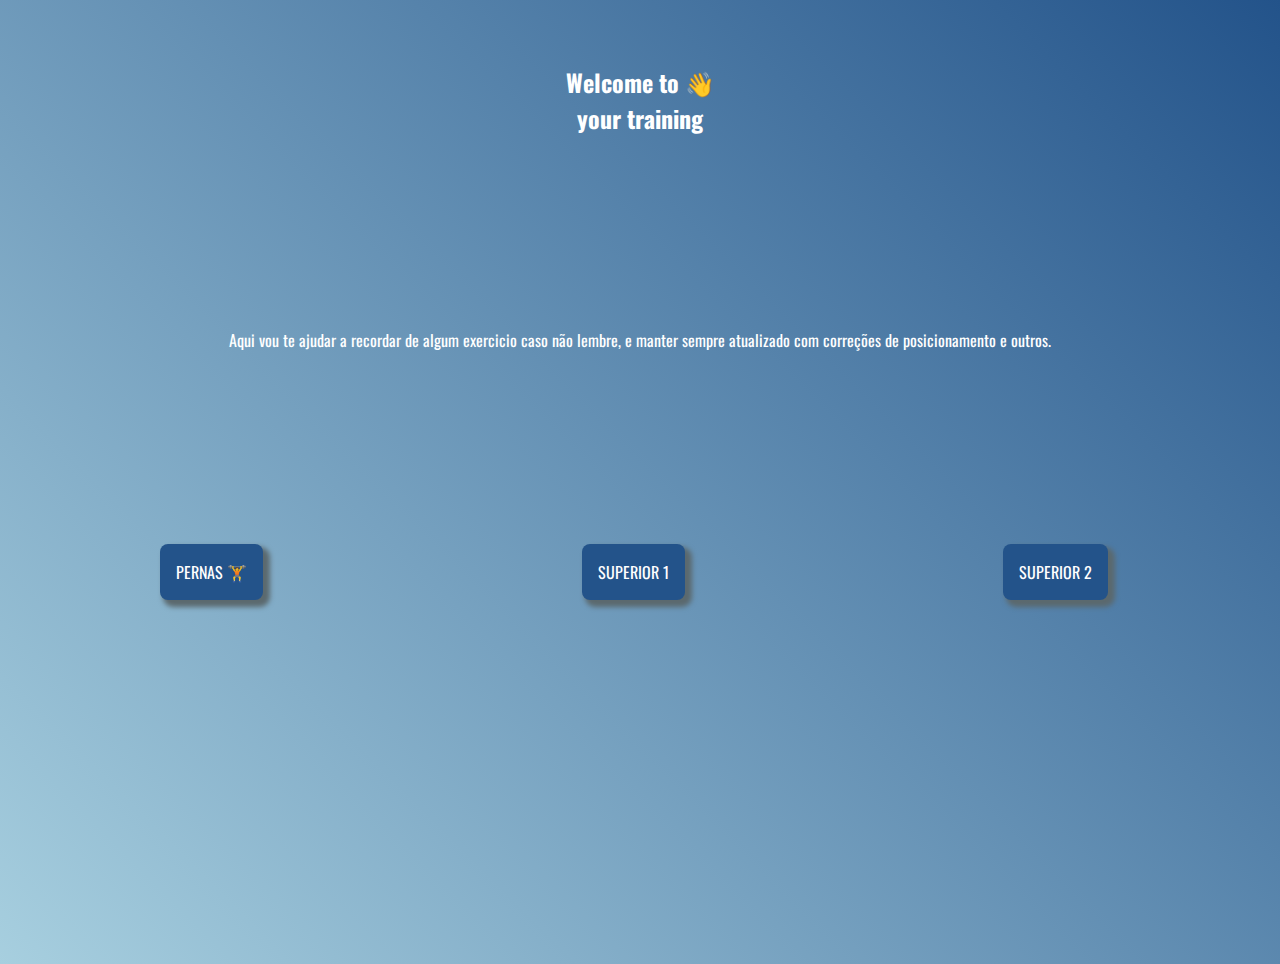
<file: index.html>
<!DOCTYPE html>
<html lang="en">

<head>
  <meta charset="UTF-8">
  <meta http-equiv="X-UA-Compatible" content="IE=edge">
  <meta name="viewport" content="width=device-width, initial-scale=1.0">
  <link rel="stylesheet" href="styles.css">
  <title>Ficha</title>
</head>

<body>
  <header>
    <h2 class="title">Welcome to &#128075 <br> <strong>your training</strong> </h2>
  </header>

  <section class="information">
    <div class="text">
      <p >Aqui vou te ajudar a recordar de algum exercicio caso não lembre, e manter sempre atualizado com
        correções de
        posicionamento e outros.</p>
    </div>
    <div class="buttons">
      <a href="legs.html" class="links perna">Pernas &#127947</a>
      <a href="#" class="links sup1">Superior 1</a>
      <a href="#" class="links sup2">Superior 2</a>
    </div>
  </section>

</body>

</html>
</file>
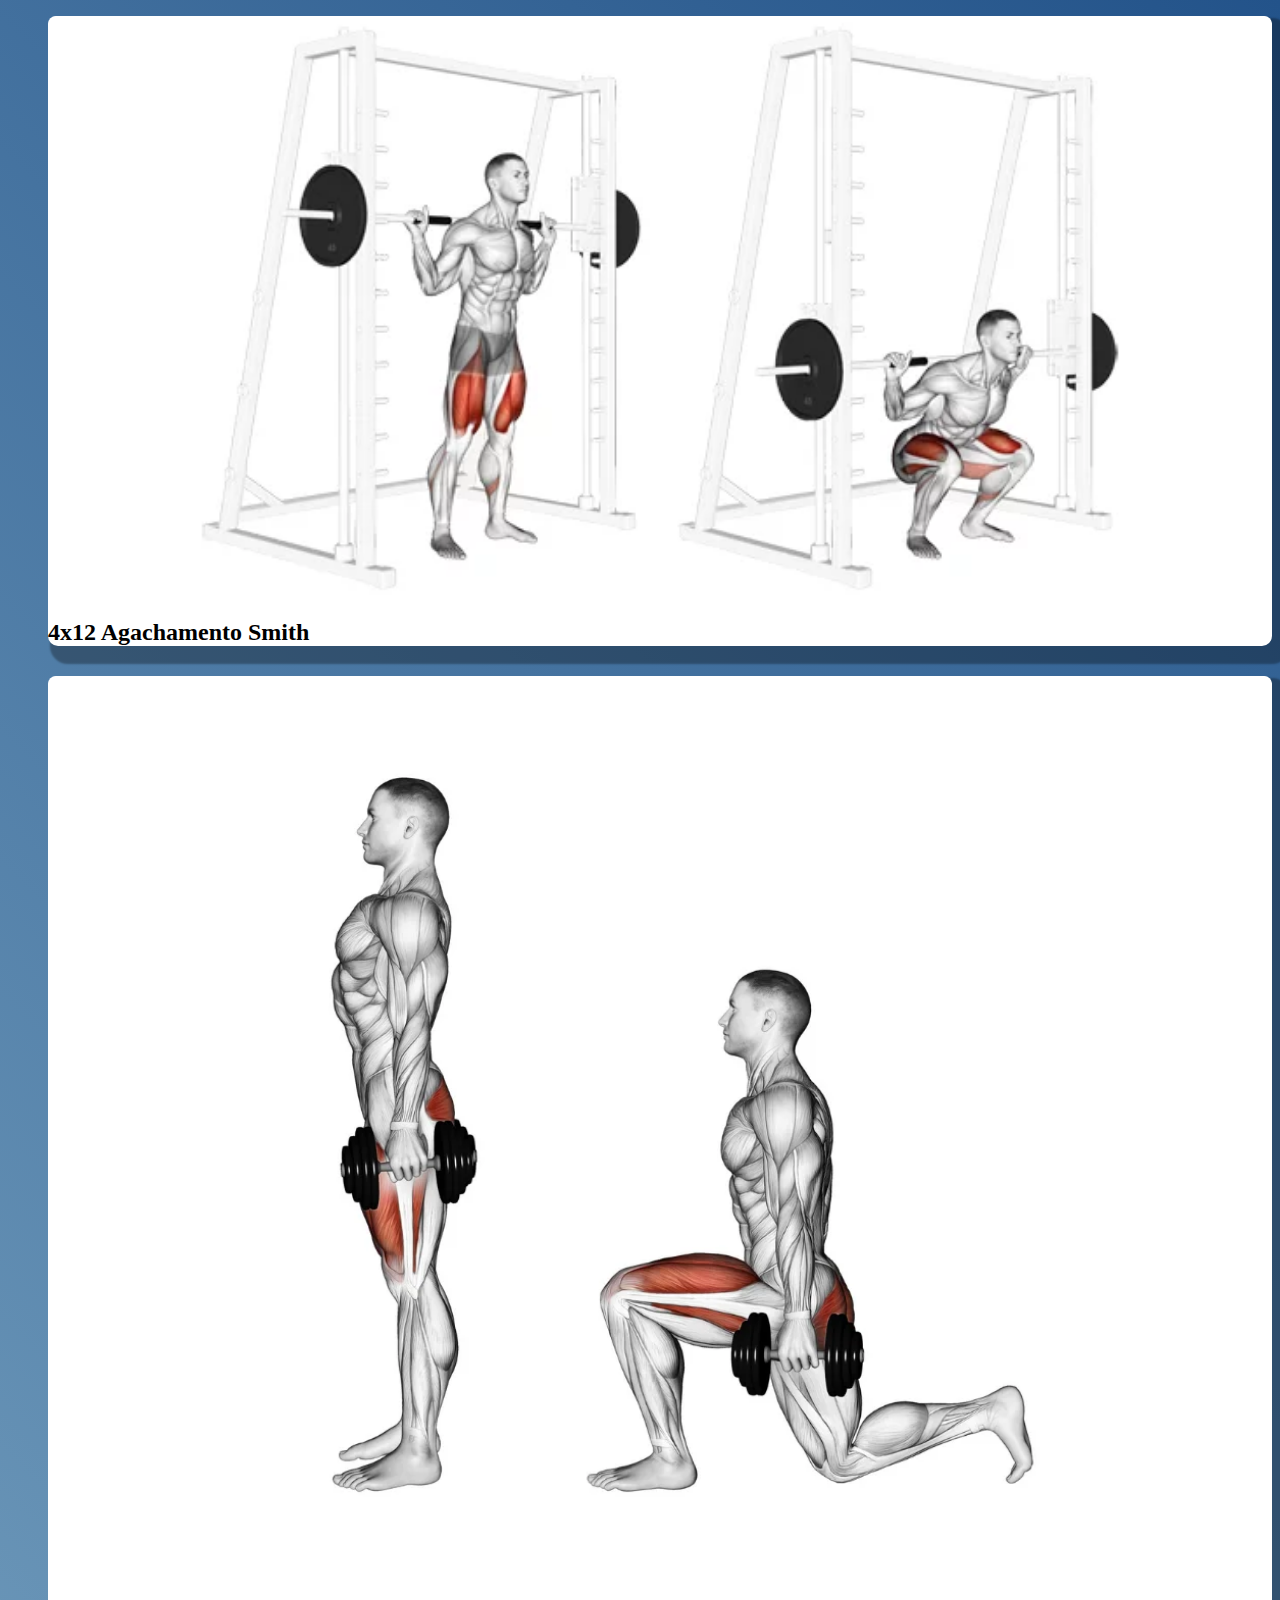
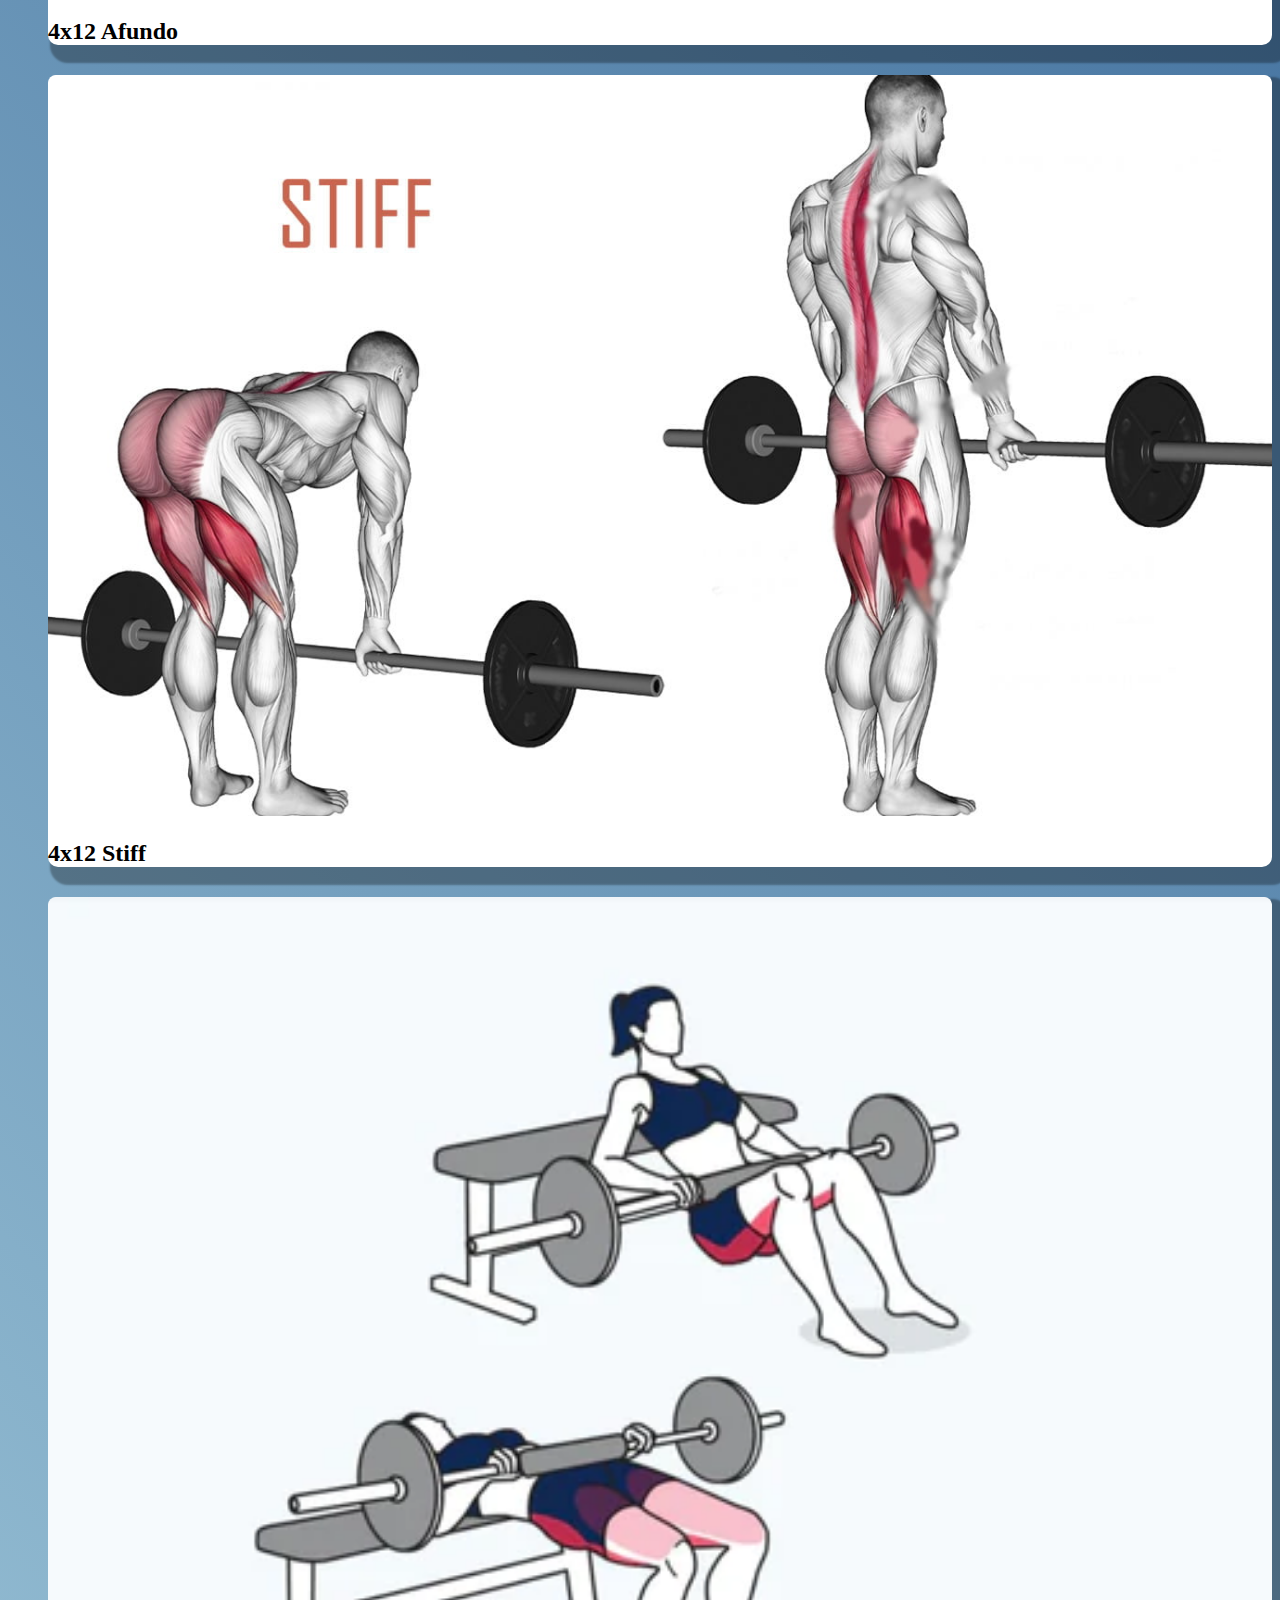
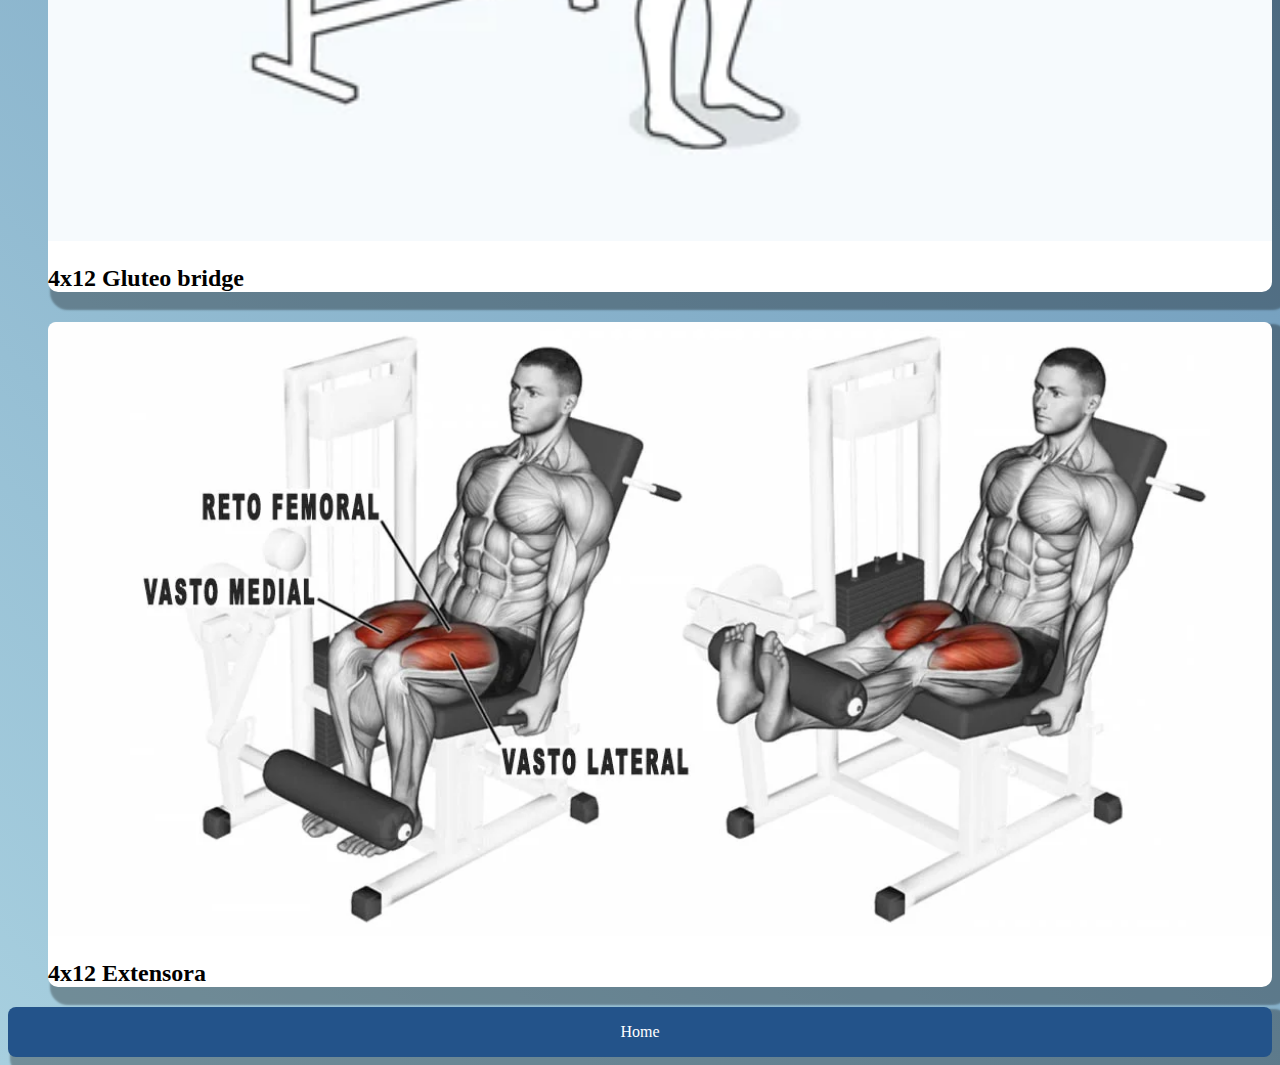
<file: legs.html>
<!DOCTYPE html>
<html lang="en">

<head>
    <meta charset="UTF-8">
    <meta http-equiv="X-UA-Compatible" content="IE=edge">
    <meta name="viewport" content="width=device-width, initial-scale=1.0">
    <link rel="stylesheet" href="styles/legs.css">
    <title>Legs</title>
</head>

<body>
    <div id="accordion">

        <ul class="accordions">
            <li class="list">
                <input type="checkbox" checked>
                <img src="img/smith.webp" class="image">
                <h2 class="sub-title">4x12 Agachamento Smith</h2>
                <p class="info-text"> Atenção ao exercicio no movimento da coluna e ao levantar soltar o ar, os pés a
                    frente do corpo e não alinhados.
                </p>
            </li>
            <li class="list">
                <input type="checkbox" checked>
                <img src="img/afundo.webp" class="image">
                <h2 class="sub-title">4x12 Afundo</h2>
                <p class="info-text"> Atenção ao exercicio no movimento da coluna e no angulo da canela, manter sempre
                    na vertical alinhada, peso corporal todo a frente.
                </p>
            </li>
            <li class="list">
                <input type="checkbox" checked>
                <img src="img/stiff.jpg" class="image">
                <h2 class="sub-title">4x12 Stiff</h2>
                <p class="info-text"> Atenção ao exercicio no movimento da coluna mantendo a perna sempre reta, jogando
                    o quadril para tras, sentindo queimar a parte de tras da perna.
                </p>
            </li>
            <li class="list">
                <input type="checkbox" checked>
                <img src="img/gluteo.webp" class="image">
                <h2 class="sub-title">4x12 Gluteo bridge</h2>
                <p class="info-text"> realizar o exercicio elevando o quadril ao maximo e contraindo o gluteo para que o
                    exercicio fique mais focado.
                </p>
            </li>
            <li class="list">
                <input type="checkbox" checked>
                <img src="img/extensora.webp" class="image">
                <h2 class="sub-title">4x12 Extensora</h2>
                <p class="info-text"> realizar o exercicio elevando as pernas rapidamente, e ao descer segurar o peso,
                    descendo lentamente.
                </p>
            </li>


        </ul>
    </div>
    <a href="index.html" class="back-to-home"> Home</a>
</body>

</html>
</file>
<file: styles.css>
@import url("styles/welcome.css");
@import url("styles/legs.css");
@import url('https://fonts.googleapis.com/css2?family=Calistoga&family=Oswald:wght@300;500;700&display=swap');
* {
    margin: 0;
    padding: 0;
}

:root {
    --primary-font: 'Oswald', sans-serif;
    --primary-color: #23538a;
    --gradient: linear-gradient(45deg, #a7cfdf 0%,#23538a 100%);
}

body {
    background: var(--gradient);
    min-height: 100vh;
}
</file>
<file: styles/legs.css>
body {
    background: linear-gradient(45deg, #a7cfdf 0%,#23538a 100%);
    min-height: 100vh;
}
.back-to-home {
    display: flex;
    justify-content: space-around;
    text-decoration: none;
    padding: 1em;
    color: white;
    background-color: #23538a;
    border-radius: 8px;
    box-shadow: 10px 10px 2px 8px rgba(0, 0, 0, 0.315);
}
.image {
    width: 100%;
    border-radius: 8px 8px 0 0;
    height: auto;
}

.accordions .list {
    position: relative;
    list-style: none;
    background: white;
    border-radius: 10px;
    box-shadow: 10px 10px 2px 8px rgba(0, 0, 0, 0.315);
}

.accordions .list +.list {
    margin-top: 30px;
}


#accordion input[type=checkbox] {
    display: flex;
    position: absolute;
    cursor: pointer;
    width: 100%;
    height: 100%;
    z-index: 1;
    opacity: 0;
}


#accordion input[type=checkbox]:checked~ .info-text {
    display: none;
}


@media screen and (max-width: 650px) {
    #accordion {
        width: 65%;
        margin: auto;
        padding: 1em;
        text-align: center;
    }

    .sub-title {
        font-size: 18px;
    }

}
</file>
